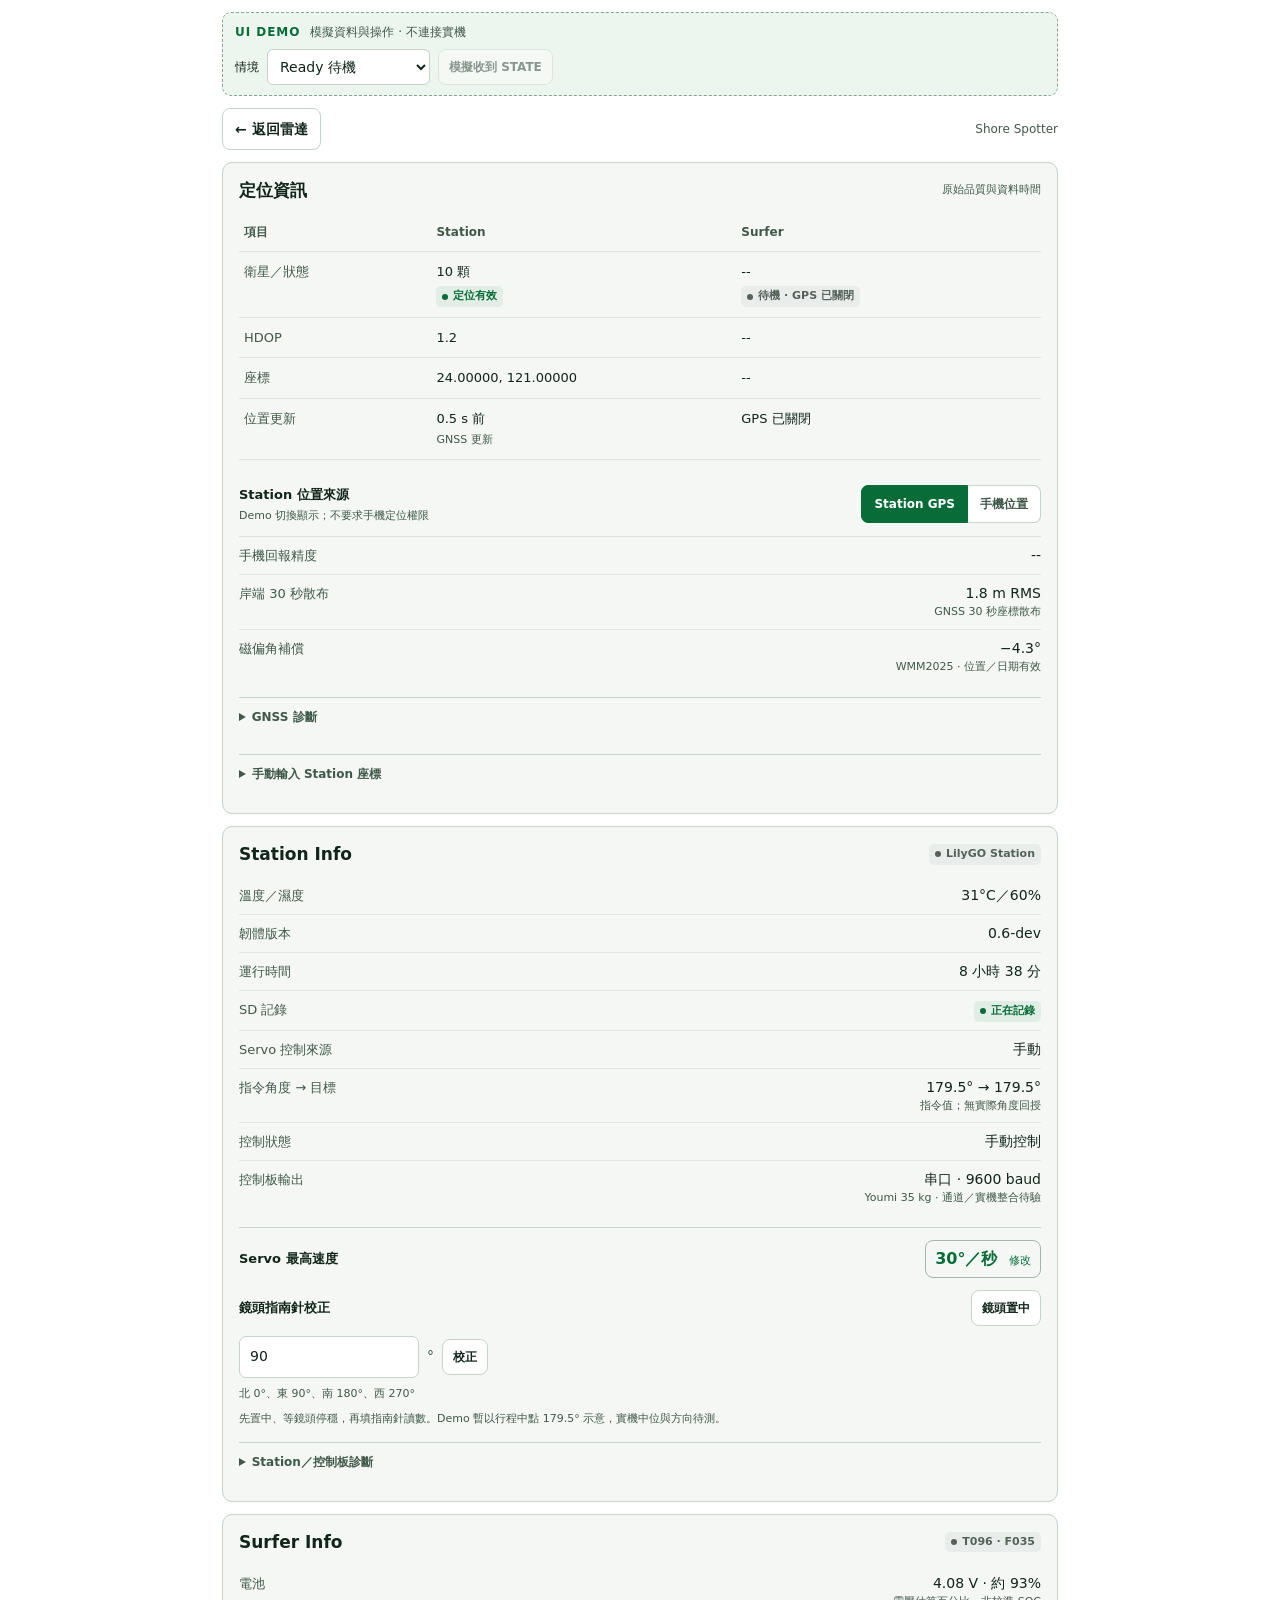
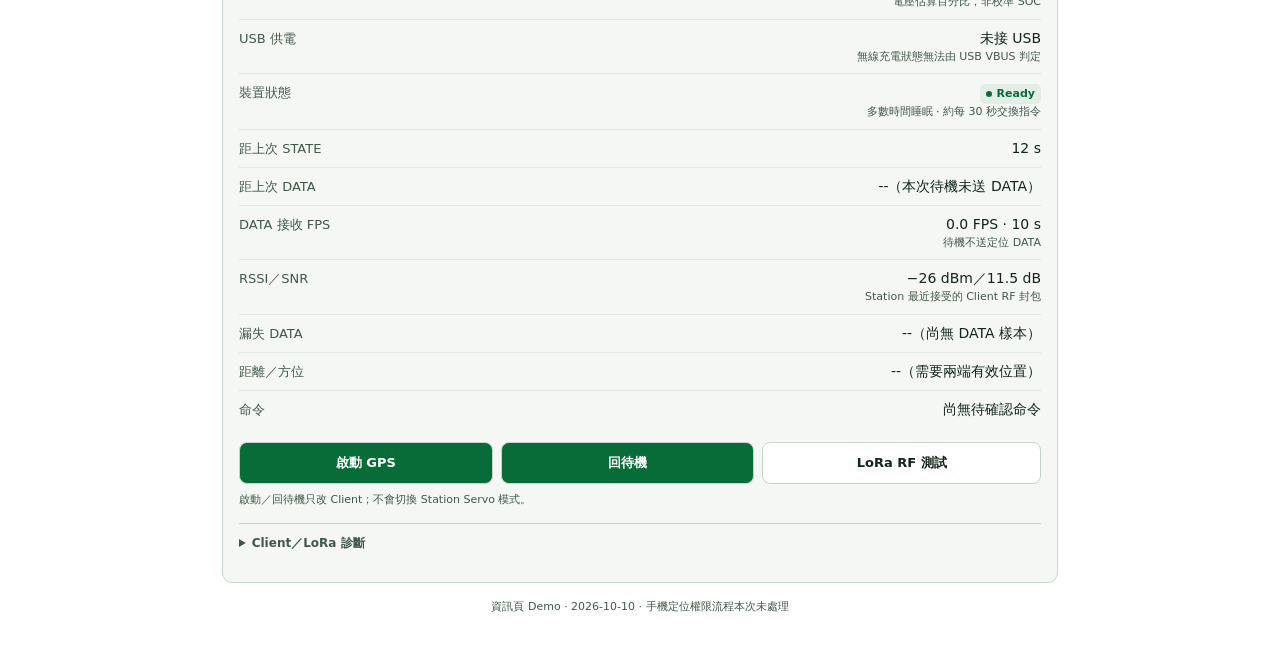
<file: demo/info-page/index.html>
<!doctype html>
<html lang="zh-Hant">
<head>
  <meta charset="utf-8">
  <meta name="viewport" content="width=device-width,initial-scale=1,viewport-fit=cover">
  <meta http-equiv="Content-Security-Policy" content="default-src 'self'; connect-src 'none'; img-src 'self' data:; style-src 'self'; script-src 'self'; form-action 'none'; base-uri 'none'">
  <meta name="theme-color" content="#ffffff">
  <title>Shore Spotter · 資訊頁 Demo</title>
  <link rel="stylesheet" href="demo.css">
  <script src="demo.js" defer></script>
</head>
<body>
  <main>
    <aside class="demo-bar" aria-label="Demo 設定">
      <div><strong>UI DEMO</strong><span>模擬資料與操作 · 不連接實機</span></div>
      <div class="demo-tools">
        <label for="scenario">情境</label>
        <select id="scenario">
          <option value="ready">Ready 待機</option>
          <option value="tracking">Tracking 定位正常</option>
          <option value="no_fix">Tracking 無定位</option>
          <option value="stale">定位資料過期</option>
          <option value="offline">RF 失聯</option>
          <option value="sd_error">SD 寫入異常</option>
          <option value="test">RF 測試（無 GPS）</option>
        </select>
        <button id="receiveState" class="small" disabled>模擬收到 STATE</button>
      </div>
    </aside>
    <div id="infoPage">
    <div class="page-top"><button id="returnRadar" class="back">← 返回雷達</button><span>Shore Spotter</span></div>

    <section class="card" aria-labelledby="positionTitle">
      <header><h2 id="positionTitle">定位資訊</h2><span class="subtle">原始品質與資料時間</span></header>
      <table class="position-table">
        <thead><tr><th scope="col">項目</th><th scope="col">Station</th><th scope="col">Surfer</th></tr></thead>
        <tbody id="positionRows"></tbody>
      </table>
      <div class="setting-row source-row">
        <div><strong>Station 位置來源</strong><small id="sourceNote"></small></div>
        <div class="seg" role="group" aria-label="Station 位置來源">
          <button id="stationSource" aria-pressed="true">Station GPS</button><button id="phoneSource" aria-pressed="false">手機位置</button>
        </div>
      </div>
      <div id="positionMeta" class="kv"></div>
      <details>
        <summary>GNSS 診斷</summary>
        <div id="gnssDetails" class="kv"></div>
        <p class="hint">HDOP 反映衛星幾何；30 秒散布反映穩定性，兩者都不是實際位置誤差。Client 診斷是低頻快照，需同時看回報時間。</p>
      </details>
      <details>
        <summary>手動輸入 Station 座標</summary>
        <div class="manual-fields">
          <label>緯度<input id="latitude" type="text" inputmode="decimal" placeholder="例：24.00000"></label>
          <label>經度<input id="longitude" type="text" inputmode="decimal" placeholder="例：121.00000"></label>
          <label>估計誤差（m）<input id="accuracy" type="text" inputmode="decimal" placeholder="例：10"></label>
        </div>
        <button id="manualPosition" class="small">套用座標（Demo）</button>
        <p id="manualError" class="error" role="status"></p>
      </details>
    </section>

    <section class="card" aria-labelledby="stationTitle">
      <header><h2 id="stationTitle">Station Info</h2><span class="badge neutral">LilyGO Station</span></header>
      <div id="stationRows" class="kv"></div>
      <div class="divider"></div>
      <div class="setting-row"><strong>Servo 最高速度</strong><button id="speedValue" class="value-button" aria-label="修改 Servo 最高速度">30°／秒 <span>修改</span></button></div>
      <div class="setting-row"><strong>鏡頭指南針校正</strong><button id="center" class="small">鏡頭置中</button></div>
      <form id="compassForm" novalidate>
        <div class="cal-row"><label class="sr-only" for="compassBearing">鏡頭指南針角度</label><input id="compassBearing" type="text" inputmode="numeric" pattern="[0-9]{1,3}" maxlength="3" value="90" autocomplete="off"><span>°</span><button type="submit" class="small">校正</button></div>
        <p class="hint">北 0°、東 90°、南 180°、西 270°</p>
        <p id="compassError" class="error" role="status"></p>
      </form>
      <p class="hint" id="calibrationNote">先置中、等鏡頭停穩，再填指南針讀數。Demo 暫以行程中點 179.5° 示意，實機中位與方向待測。</p>
      <details><summary>Station／控制板診斷</summary><div id="stationDetails" class="kv"></div><p class="hint">控制板文件未提供 ACK 或位置回授。指令已送出，仍需目視確認 Servo 是否動作。</p></details>
    </section>

    <section class="card" aria-labelledby="surferTitle">
      <header><h2 id="surferTitle">Surfer Info</h2><span class="badge neutral">T096 · F035</span></header>
      <div id="surferRows" class="kv"></div>
      <div class="client-actions"><button id="clientStart">啟動 GPS</button><button id="clientStop">回待機</button><button id="clientTest" class="secondary">LoRa RF 測試</button></div>
      <p id="commandNote" class="hint" aria-live="polite"></p>
      <details><summary>Client／LoRa 診斷</summary><div id="surferDetails" class="kv"></div><p class="hint">STATE 用於確認裝置狀態與命令；DATA 用於位置追蹤。Ready 不送定位 DATA，0 FPS 屬預期行為。</p></details>
    </section>
    <footer>資訊頁 Demo · 2026-10-10 · 手機定位權限流程本次未處理</footer>
    </div>
    <section id="radarDemo" aria-label="完整圓形 Servo 軌道 Demo" hidden>
      <div class="radar-controls">
        <div class="radar-left"><button id="showInfo" class="small">資訊</button><div class="seg"><button aria-pressed="true">雷達</button><button disabled title="本 Demo 不提供地圖">地圖</button></div></div>
        <div class="seg" role="group" aria-label="Servo 控制模式"><button id="modeManual" aria-pressed="true">手動</button><button id="modeGps" aria-pressed="false">GPS</button></div>
      </div>
      <div class="signal-panel" id="radarSignals"></div>
      <svg id="radarSvg" viewBox="0 0 600 600" aria-label="Servo 指令角度完整圓形軌道">
        <g class="radar-grid"><circle cx="300" cy="300" r="75"/><circle cx="300" cy="300" r="150"/><circle cx="300" cy="300" r="225"/><path d="M75 300H525M300 75V525"/></g>
        <g class="directions"><text x="300" y="100">E</text><text x="90" y="305">N</text><text x="510" y="305">S</text><text x="300" y="505">W</text></g>
        <g id="cameraBeam"><path d="M300 300L260 135Q300 120 340 135Z" class="beam"/><path d="M300 300V135" class="beam-axis"/></g>
        <circle cx="300" cy="300" r="7" class="station-point"/>
        <g id="surferPoint"><circle cx="213" cy="179" r="7"/><text x="226" y="182">Surfer</text></g>
        <circle id="ringRail" cx="300" cy="300" r="250" class="ring-rail"/>
        <circle id="ringHit" cx="300" cy="300" r="250" fill="none" stroke="transparent" stroke-width="44" pointer-events="stroke"/>
        <g id="circleTicks"></g>
        <path id="previewLine" d="M300 300L300 50" class="preview-line"/>
        <g id="circleHandle"><circle r="22"/><text id="circleValue" y="4">180°</text><path d="M-7 10H7M-7 13H7"/></g>
      </svg>
      <input id="circleKeyboard" type="range" min="0" max="359" step="1" value="180" class="sr-only" aria-label="Servo 指令角度">
      <div class="radar-note"><strong id="radarAngleNote">指令角度 179.5°</strong><span>0–359° 有限行程 · 拖曳預覽，放開套用</span><small>刻度是 Servo 指令角度；機械中位、轉向與脈寬對應待實機校準。</small></div>
    </section>
  </main>

  <dialog id="speedDialog" aria-labelledby="speedTitle">
    <form id="speedForm" novalidate>
      <h2 id="speedTitle">Servo 最高速度</h2>
      <label for="speedInput">每秒角度（1–90）</label>
      <div class="dialog-input"><input id="speedInput" type="text" inputmode="numeric" pattern="[0-9]{1,2}" maxlength="2" autocomplete="off"><span>°／秒</span></div>
      <p class="hint">手動、GPS 共用。</p>
      <p id="speedError" class="error" role="status"></p>
      <div class="dialog-actions"><button id="cancelSpeed" type="button" class="secondary">取消</button><button type="submit">儲存</button></div>
    </form>
  </dialog>
  <div id="toast" role="status" aria-live="polite"></div>
</body>
</html>
</file>
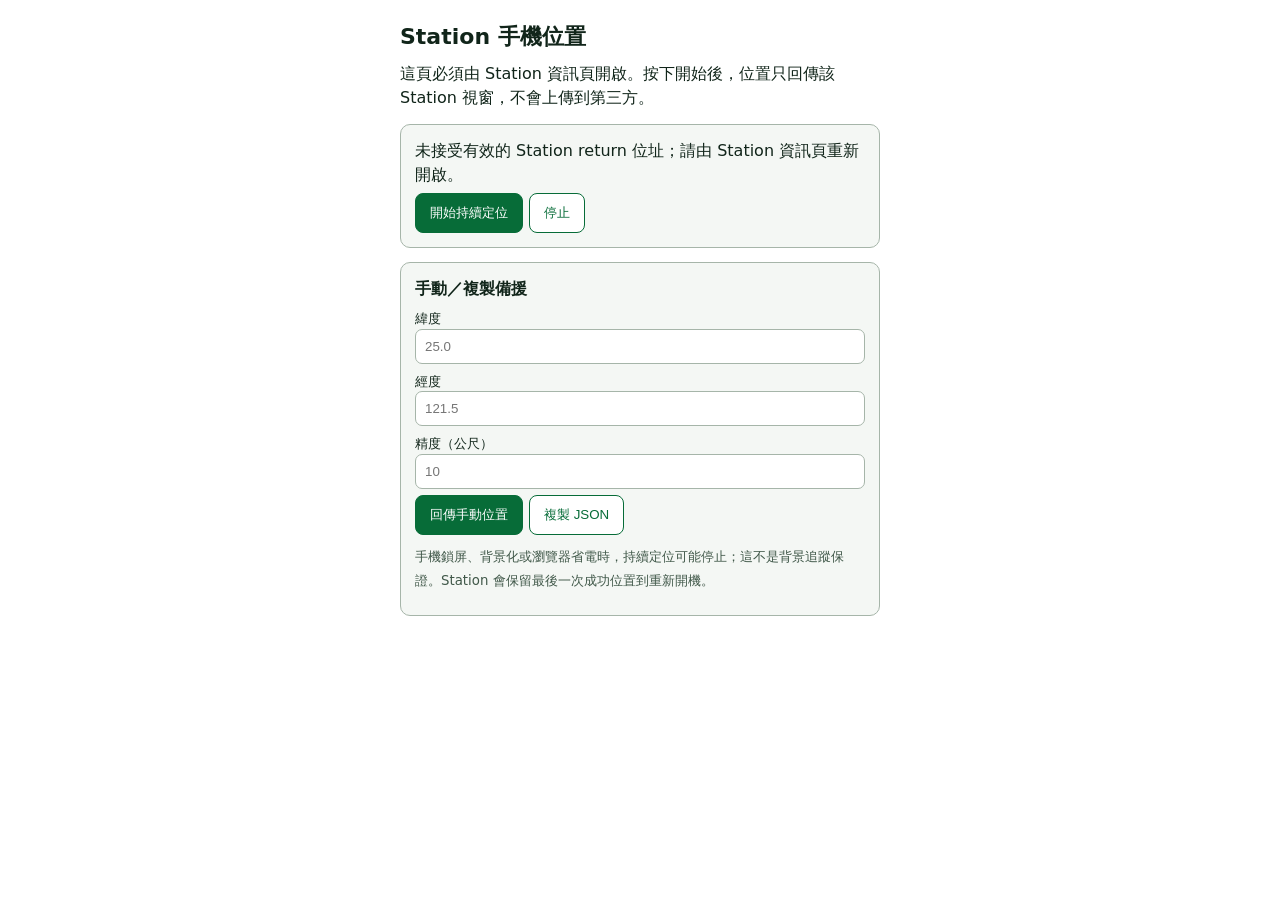
<file: docs/phone-location.html>
<!doctype html>
<html lang="zh-Hant">
<meta charset="utf-8">
<meta name="viewport" content="width=device-width,initial-scale=1">
<title>Shore Spotter 手機位置</title>
<style>
body{margin:0;padding:20px;background:#fff;color:#11251a;font:16px system-ui,-apple-system,"Segoe UI",sans-serif;line-height:1.5}main{max-width:480px;margin:auto}h1{font-size:22px;margin:0 0 8px}p{margin:9px 0}.card{margin:14px 0;padding:14px;border:1px solid #a6b5a9;border-radius:10px;background:#f4f7f4}.status{font-variant-numeric:tabular-nums;white-space:pre-line}button{margin:6px 6px 0 0;padding:10px 14px;border:1px solid #076c38;border-radius:8px;background:#076c38;color:#fff;font:600 15px inherit}button.secondary{background:#fff;color:#076c38}label{display:block;margin-top:8px;font-size:13px}input{width:100%;padding:9px;box-sizing:border-box;border:1px solid #a6b5a9;border-radius:7px;font:15px inherit}small{color:#405849}
</style>
<main>
  <h1>Station 手機位置</h1>
  <p>這頁必須由 Station 資訊頁開啟。按下開始後，位置只回傳該 Station 視窗，不會上傳到第三方。</p>
  <div class="card">
    <div id="status" class="status">尚未開始定位</div>
    <button id="start" type="button">開始持續定位</button><button id="stop" class="secondary" type="button" disabled>停止</button>
  </div>
  <div class="card">
    <b>手動／複製備援</b>
    <label>緯度 <input id="lat" inputmode="decimal" placeholder="25.0"></label>
    <label>經度 <input id="lon" inputmode="decimal" placeholder="121.5"></label>
    <label>精度（公尺） <input id="accuracy" inputmode="decimal" placeholder="10"></label>
    <button id="send" type="button">回傳手動位置</button><button id="copy" class="secondary" type="button">複製 JSON</button>
    <p><small>手機鎖屏、背景化或瀏覽器省電時，持續定位可能停止；這不是背景追蹤保證。Station 會保留最後一次成功位置到重新開機。</small></p>
  </div>
</main>
<script>
(function(){
  'use strict';
  var $=function(id){return document.getElementById(id);};
  var returnUrl=new URLSearchParams(location.hash.slice(1)).get('return')||'';
  function allowedReturnUrl(value){
    try{var u=new URL(value),h=u.hostname.toLowerCase();return u.protocol==='http:'&&(h==='localhost'||/^(?:10|127)(?:\.\d{1,3}){3}$/.test(h)||/^192\.168(?:\.\d{1,3}){2}$/.test(h)||/^172\.(?:1[6-9]|2\d|3[01])(?:\.\d{1,3}){2}$/.test(h)||/\.local$/.test(h));}catch(_e){return false;}
  }
  var target=allowedReturnUrl(returnUrl)?returnUrl:null,watchId=null,last=null;
  function setStatus(text){$('status').textContent=text;}
  function message(lat,lon,accuracy,timestamp){return {type:'shore-spotter-phone-position-v1',lat:lat,lon:lon,accuracy:accuracy,timestamp:timestamp};}
  function valid(p){return p&&Number.isFinite(p.lat)&&Number.isFinite(p.lon)&&Number.isFinite(p.accuracy)&&Number.isFinite(p.timestamp)&&p.lat>=-90&&p.lat<=90&&p.lon>=-180&&p.lon<=180&&p.accuracy>=0&&p.accuracy<=100000;}
  function manualPosition(){
    var lat=$('lat').value.trim(),lon=$('lon').value.trim(),accuracy=$('accuracy').value.trim();
    return lat&&lon&&accuracy?message(Number(lat),Number(lon),Number(accuracy),Date.now()):null;
  }
  function send(p){
    if(!target||!window.opener||!valid(p)){setStatus(target?'位置資料無效':'未接受有效的 Station return 位址');return false;}
    window.opener.postMessage(p,new URL(target).origin);last=p;
    setStatus('已回傳\n'+p.lat.toFixed(6)+', '+p.lon.toFixed(6)+'\n精度 '+p.accuracy.toFixed(1)+' m · '+new Date(p.timestamp).toLocaleTimeString());return true;
  }
  function stop(){if(watchId!==null){navigator.geolocation.clearWatch(watchId);watchId=null;}$('start').disabled=false;$('stop').disabled=true;}
  $('start').onclick=function(){
    if(!target){setStatus('此頁只能由 Station 的「用手機更新位置」開啟');return;}
    if(!navigator.geolocation){setStatus('此瀏覽器不支援定位，請填手動位置');return;}
    stop();setStatus('等待定位權限與第一筆位置…');$('start').disabled=true;$('stop').disabled=false;
    watchId=navigator.geolocation.watchPosition(function(pos){
      var p=message(pos.coords.latitude,pos.coords.longitude,pos.coords.accuracy,pos.timestamp||Date.now());
      $('lat').value=p.lat;$('lon').value=p.lon;$('accuracy').value=p.accuracy;send(p);
    },function(err){setStatus('定位失敗：'+err.message+'；可填手動位置。');stop();},{enableHighAccuracy:true,maximumAge:1000,timeout:20000});
  };
  $('stop').onclick=function(){stop();setStatus('已停止持續定位；最後一次位置仍在 Station，直到重新開機。');};
  $('send').onclick=function(){var p=manualPosition();if(!p){setStatus('請完整填寫緯度、經度與精度');return;}send(p);};
  $('copy').onclick=function(){
    var p=last||manualPosition();
    if(!valid(p)){setStatus('請先取得或填入有效位置');return;}
    var text=JSON.stringify(p);if(navigator.clipboard&&navigator.clipboard.writeText)navigator.clipboard.writeText(text).then(function(){setStatus('已複製位置 JSON；可從中取出座標填回 Station。');},function(){setStatus(text);});else setStatus(text);
  };
  if(!target)setStatus('未接受有效的 Station return 位址；請由 Station 資訊頁重新開啟。');
})();
</script>
</file>
<file: demo/info-page/demo.css>
:root{--fg:#11251a;--mut:#405849;--acc:#076c38;--line:#c6d3c9;--card:#f4f7f4;--warn:#825200;--bad:#b2241d;color-scheme:light}
[hidden]{display:none!important}
body.radar-view{height:100dvh;overflow:hidden}body.radar-view main{height:100dvh;max-width:none;display:flex;flex-direction:column;padding:8px}body.radar-view .demo-bar{flex:none;margin-bottom:8px}#radarDemo{position:relative;min-height:0;flex:1}#radarSvg{display:block;width:100%;height:100%;touch-action:none;user-select:none}.radar-controls{position:absolute;inset:0 0 auto;z-index:2;display:flex;justify-content:space-between;gap:6px}.radar-left{display:flex;gap:10px}.radar-controls button{font-size:14px;padding:8px;min-height:40px}.signal-panel{position:absolute;top:55px;left:0;z-index:2;display:flex;flex-direction:column;gap:5px;background:#ffffffc9;border:1px solid var(--line);border-radius:8px;padding:6px 8px;pointer-events:none}.signal-panel>div{display:flex;align-items:center;gap:8px;font-size:11px}.signal-panel small{display:block;font-size:10px;color:var(--mut)}.signal-dot{width:17px;height:17px;border-radius:50%;background:#6d7b72;box-shadow:inset 0 1px 3px #ffffff80}.signal-dot.ok{background:#169b45}.signal-dot.bad{background:#cf352b}.signal-dot.warn{background:#c58519}.radar-grid circle,.radar-grid path{stroke:#639174;stroke-width:1;fill:none}.directions text{fill:var(--acc);font-size:16px;font-weight:700;text-anchor:middle}.beam{fill:#14894b22;stroke:#076c38;stroke-width:1}.beam-axis{stroke:#076c38;stroke-width:2}.station-point{fill:#076c38}#surferPoint{fill:#076c38;font-size:12px}.ring-rail{fill:none;stroke:#d4e7d9;stroke-width:12;pointer-events:stroke;cursor:grab}#circleTicks path{stroke:#076c38;stroke-width:1}#circleTicks text{font-size:12px;fill:#076c38;font-weight:600;text-anchor:middle;paint-order:stroke;stroke:#fff;stroke-width:4}.preview-line{fill:none;stroke:#076c38;stroke-dasharray:5 5;stroke-width:1;pointer-events:none}#circleHandle{cursor:grab;touch-action:none}#circleHandle circle{fill:#fff;stroke:#076c38;stroke-width:3}#circleHandle text{font-size:13px;fill:#11251a;text-anchor:middle;font-weight:700;pointer-events:none}#circleHandle path{stroke:#076c38;stroke-width:1;pointer-events:none}.radar-note{position:absolute;bottom:4px;left:50%;transform:translateX(-50%);text-align:center;width:min(90%,520px);background:#ffffffdc;border-radius:8px;padding:5px;pointer-events:none}.radar-note strong{font-size:13px}.radar-note span,.radar-note small{display:block;font-size:11px;color:var(--mut)}#radarDemo.automatic .ring-rail,#radarDemo.automatic #circleTicks{visibility:hidden}#radarDemo.automatic #circleHandle{cursor:default}#radarDemo.automatic #circleHandle path{visibility:hidden}#circleKeyboard:focus-visible~.radar-note{outline:2px solid var(--acc)}@media(max-width:380px){.radar-controls button{font-size:12px;padding:8px 5px}.radar-left{gap:6px}.signal-panel{top:50px}.radar-note small{font-size:10px}}
*{box-sizing:border-box}body{margin:0;background:#fff;color:var(--fg);font:14px/1.5 system-ui,-apple-system,"Segoe UI",sans-serif}main{max-width:860px;margin:auto;padding:12px 12px 32px}button,input,select{font:inherit}button{cursor:pointer;border:1px solid var(--line);border-radius:8px;background:var(--acc);color:#fff;padding:10px 14px;font-weight:600;min-height:42px}button:hover{filter:brightness(.95)}button:focus-visible,input:focus-visible,select:focus-visible,summary:focus-visible{outline:3px solid #80b997;outline-offset:3px}button:disabled{cursor:default;opacity:.45}button.secondary,.small,.back{background:#fff;color:var(--fg)}button.small{min-height:36px;padding:6px 10px;font-size:12px}.back{padding:7px 12px}.demo-bar{background:#edf5ef;border:1px dashed #81a88c;border-radius:9px;padding:10px 12px;margin-bottom:12px}.demo-bar>div:first-child{display:flex;align-items:center;gap:10px;flex-wrap:wrap}.demo-bar strong{color:var(--acc);font-size:12px;letter-spacing:.08em}.demo-bar span{font-size:12px;color:var(--mut)}.demo-tools{display:flex;gap:8px;align-items:center;flex-wrap:wrap;margin-top:8px}.demo-tools label{font-size:12px}.demo-tools select{padding:6px 8px;min-height:36px;background:#fff;border:1px solid var(--line);border-radius:6px;max-width:100%;color:var(--fg)}.page-top{display:flex;align-items:center;justify-content:space-between;margin-bottom:12px}.page-top>span{color:var(--mut);font-size:12px}.card{background:var(--card);border:1px solid var(--line);border-radius:10px;padding:16px;margin-bottom:12px}.card header{display:flex;align-items:center;justify-content:space-between;gap:10px;margin-bottom:12px}h2{font-size:17px;margin:0;line-height:1.3}.subtle{font-size:11px;color:var(--mut)}.position-table{width:100%;table-layout:fixed;border-collapse:collapse;font-size:13px}.position-table th,.position-table td{padding:10px 5px;border-bottom:1px solid #dae3dc;text-align:left;vertical-align:top;overflow-wrap:anywhere}.position-table thead th{font-weight:600;color:var(--mut);font-size:12px}.position-table th:first-child{width:24%}.position-table tbody th{font-weight:500;color:var(--mut)}.position-table td small{display:block;font-size:11px;color:var(--mut);margin-top:4px}.badge{display:inline-flex;align-items:center;gap:5px;border-radius:5px;padding:2px 6px;font-size:11px;font-weight:600;line-height:1.5;background:#e1ede5;color:var(--acc)}.badge.ok:before,.badge.bad:before,.badge.warn:before,.badge.neutral:before{content:"";width:6px;height:6px;flex:none;border-radius:50%;background:currentColor}.badge.warn{background:#f8edd8;color:var(--warn)}.badge.bad{background:#f9e4e2;color:var(--bad)}.badge.neutral{background:#e8edeb;color:#55625a}.kv .row{display:flex;align-items:baseline;justify-content:space-between;gap:16px;padding:8px 0;border-bottom:1px solid #e0e7e1}.kv .row:last-child{border-bottom:0}.kv .label{color:var(--mut);flex:none;max-width:48%;font-size:13px}.kv .value{text-align:right;font-variant-numeric:tabular-nums;overflow-wrap:anywhere;min-width:0}.kv .value small{display:block;color:var(--mut);font-size:11px}.setting-row{display:flex;align-items:center;justify-content:space-between;gap:10px;margin-top:12px}.setting-row strong{font-size:13px;font-weight:600}.source-row{padding:12px 0;border-bottom:1px solid #dae3dc;flex-wrap:wrap}.source-row small{display:block;color:var(--mut);font-size:11px;margin-top:3px}.seg{display:inline-flex;flex:none}.seg button{min-height:38px;padding:7px 12px;font-size:12px;background:#fff;color:var(--mut);border-radius:0}.seg button:first-child{border-radius:7px 0 0 7px}.seg button:last-child{border-radius:0 7px 7px 0;border-left:0}.seg button[aria-pressed=true]{background:var(--acc);border-color:var(--acc);color:#fff}.value-button{background:transparent;color:var(--acc);padding:6px 9px;min-height:38px;border-color:#a6b5a9;font-size:16px;font-variant-numeric:tabular-nums}.value-button span{font-size:11px;margin-left:6px;font-weight:400}.divider{height:1px;background:var(--line);margin-top:12px}.cal-row{display:flex;align-items:center;gap:8px;margin-top:10px}.cal-row input{flex:1;min-width:0;max-width:180px}.cal-row>span{color:var(--mut)}input{min-height:42px;padding:8px 10px;border:1px solid var(--line);border-radius:7px;background:#fff;color:var(--fg);min-width:0;width:100%}.hint{color:var(--mut);font-size:11px;line-height:1.65;margin:7px 0 0}.error{color:var(--bad);font-size:12px;margin:6px 0 0}.error:empty{display:none}details{border-top:1px solid var(--line);margin-top:14px;padding-top:10px}summary{cursor:pointer;min-height:32px;font-size:12px;color:var(--mut);font-weight:600;list-style-position:inside}details .kv{margin-top:4px}.manual-fields{display:grid;grid-template-columns:1fr 1fr 1fr;gap:8px;margin:8px 0}.manual-fields label{font-size:11px;color:var(--mut)}.manual-fields input{margin-top:4px;font-size:12px}.client-actions{display:flex;gap:8px;flex-wrap:wrap;margin-top:14px}.client-actions button{flex:1 1 90px;min-width:0;font-size:13px}.client-actions .secondary{flex-basis:115px}footer{text-align:center;color:var(--mut);font-size:11px;margin-top:16px}dialog{border:1px solid var(--line);border-radius:12px;padding:22px;max-width:360px;width:calc(100% - 32px);color:var(--fg);box-shadow:0 12px 40px #11251a33}dialog::backdrop{background:#10251a66}dialog h2{margin-bottom:18px}dialog label{font-size:13px;color:var(--mut)}.dialog-input{display:flex;align-items:center;gap:10px;margin-top:7px}.dialog-input input{font-size:22px;width:100%;min-width:0}.dialog-input span{flex:none;color:var(--mut)}.dialog-actions{display:flex;gap:10px;margin-top:20px}.dialog-actions button{flex:1}#toast{position:fixed;bottom:18px;left:50%;transform:translateX(-50%);background:#183e29;color:#fff;padding:10px 16px;border-radius:8px;max-width:calc(100% - 28px);width:max-content;font-size:12px;opacity:0;pointer-events:none;transition:opacity .15s;z-index:10}#toast.show{opacity:1}.sr-only{position:absolute;width:1px;height:1px;padding:0;overflow:hidden;clip-path:inset(50%)}code{font-size:12px;color:var(--acc);background:#e5eee7;padding:2px 5px;border-radius:4px}@media(max-width:440px){main{padding:8px 8px 24px}.card{padding:12px}.position-table{font-size:12px}.position-table th,.position-table td{padding:9px 3px}.position-table th:first-child{width:23%}.card header{gap:6px}.subtle{font-size:10px}.kv .row{gap:10px}.kv .label{font-size:12px}.kv .value{font-size:13px}.manual-fields{grid-template-columns:1fr 1fr}.manual-fields label:last-child{grid-column:1/-1}.demo-tools{gap:6px}.demo-tools .small{font-size:11px;padding-inline:8px}}
</file>
